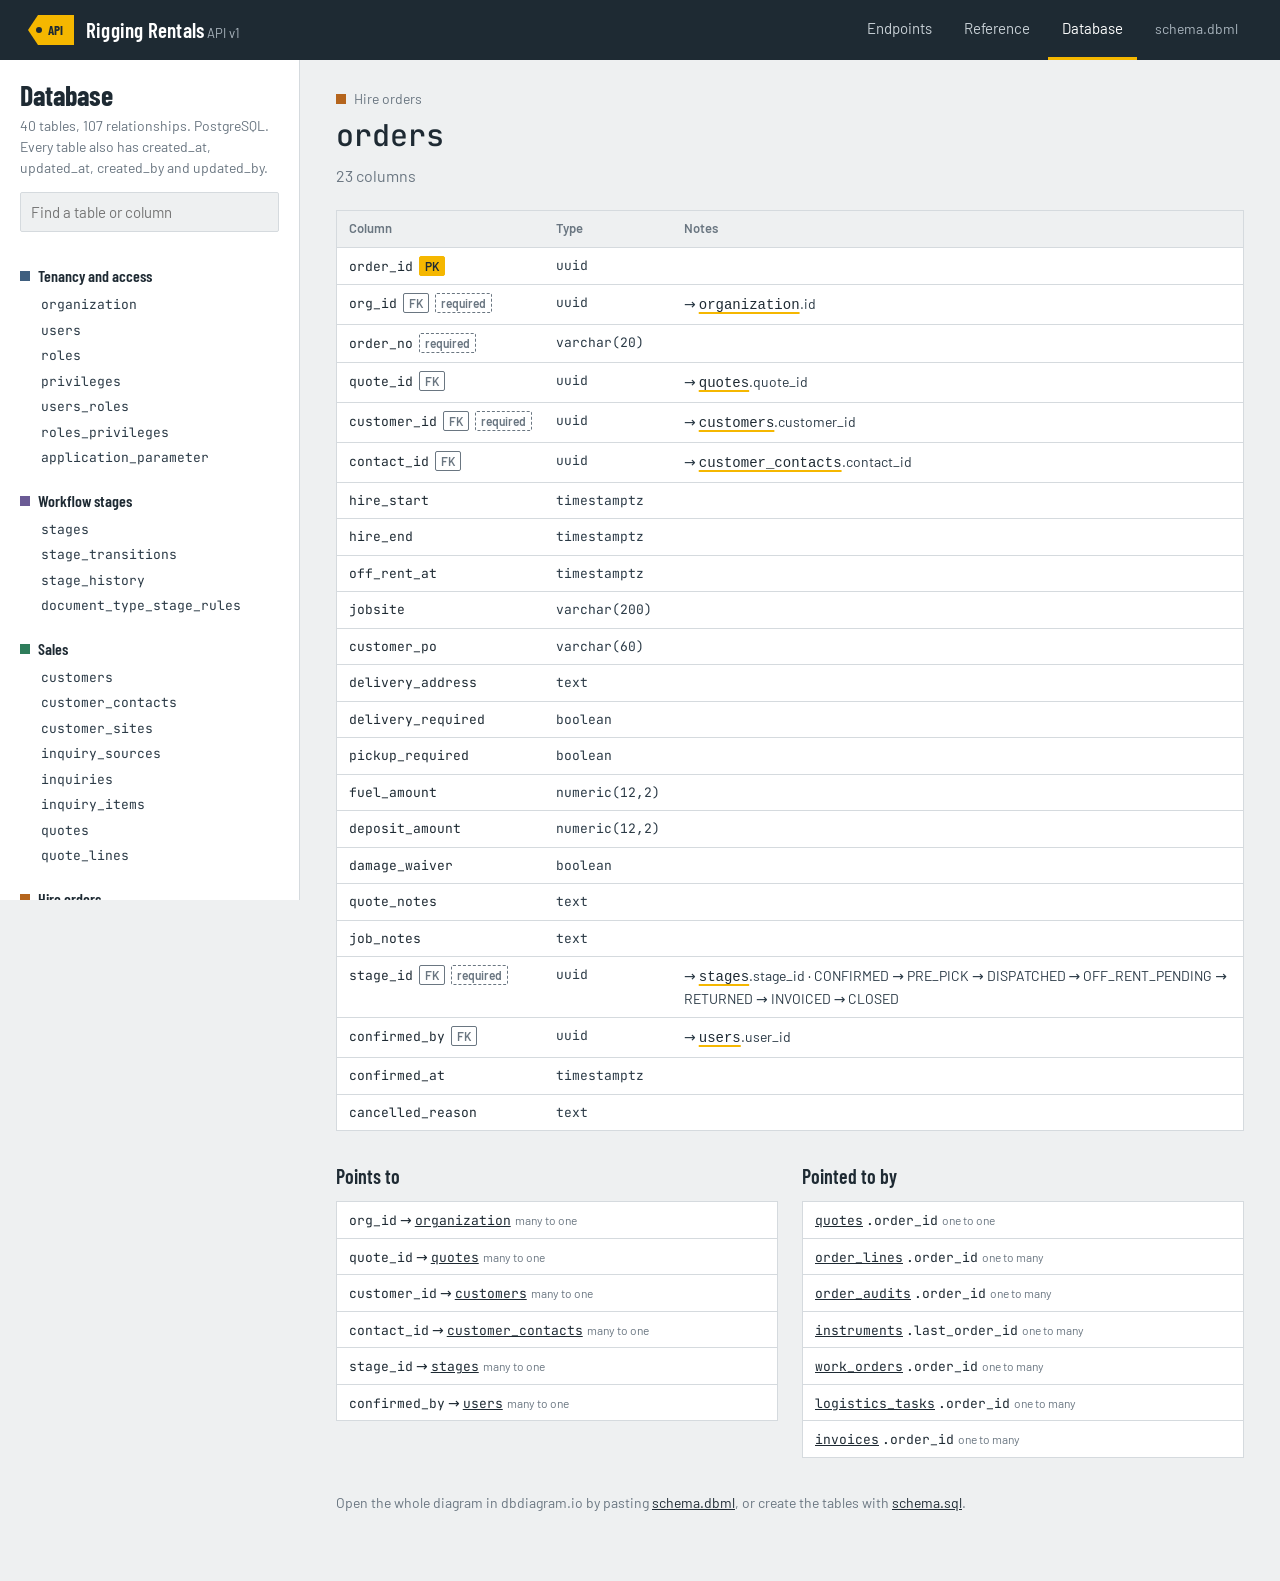
<file: schema.html>
<!DOCTYPE html>
<html lang="en">
<head>
  <meta charset="utf-8" />
  <meta name="viewport" content="width=device-width, initial-scale=1" />
  <title>Database · Rigging Rentals API</title>
  <link rel="preconnect" href="https://fonts.googleapis.com" />
  <link rel="preconnect" href="https://fonts.gstatic.com" crossorigin />
  <link href="https://fonts.googleapis.com/css2?family=Barlow:wght@400;500;600&family=Barlow+Condensed:wght@600;700&family=JetBrains+Mono:wght@400;500&display=swap" rel="stylesheet" />
  <link rel="stylesheet" href="./assets/site.css" />
  <style>
    .db { display: grid; grid-template-columns: 300px minmax(0, 1fr); min-height: calc(100vh - 60px); }
    .rail { border-right: 1px solid var(--line); background: var(--panel); padding: 20px 0 40px; position: sticky; top: 60px; height: calc(100vh - 60px); overflow-y: auto; }
    .rail-head { padding: 0 20px 14px; }
    .rail-head h1 { font-family: var(--font-sign); font-weight: 700; font-size: 28px; line-height: 1.1; margin: 0 0 4px; }
    .rail-head p { margin: 0 0 14px; font-size: 14px; color: var(--chain); }
    .search { width: 100%; padding: 8px 10px; font: inherit; font-size: 15px; border: 1px solid var(--line); border-radius: 2px; background: var(--galv); color: var(--steel); }
    .group { margin-top: 14px; }
    .group-name { display: flex; align-items: center; gap: 8px; padding: 4px 20px; font-family: var(--font-sign); font-weight: 600; font-size: 16px; }
    .swatch { width: 10px; height: 10px; flex: none; }
    .group ul { list-style: none; margin: 0; padding: 0; }
    .group a { display: block; padding: 3px 20px 3px 38px; font-family: var(--font-code); font-size: 13px; text-decoration: none; color: var(--steel-2); border-left: 3px solid transparent; }
    .group a:hover { background: var(--galv); }
    .group a[aria-current="true"] { background: var(--galv); border-left-color: var(--hivis); color: var(--steel); font-weight: 500; }

    .main { padding: 28px 36px 60px; max-width: 1100px; }
    .crumb { font-size: 14px; color: var(--chain); margin: 0 0 4px; display: flex; align-items: center; gap: 8px; }
    .tname { font-family: var(--font-code); font-weight: 500; font-size: 30px; margin: 0 0 6px; word-break: break-all; }
    .tnote { margin: 0 0 22px; color: var(--chain); max-width: 70ch; }
    h2 { font-family: var(--font-sign); font-weight: 600; font-size: 20px; margin: 30px 0 10px; }

    table { width: 100%; border-collapse: collapse; background: var(--panel); border: 1px solid var(--line); font-size: 14px; }
    th, td { text-align: left; padding: 8px 12px; border-bottom: 1px solid var(--line); vertical-align: top; }
    th { font-weight: 600; font-size: 13px; color: var(--chain); background: var(--galv); }
    td.col { font-family: var(--font-code); font-size: 13px; white-space: nowrap; }
    td.type { font-family: var(--font-code); font-size: 13px; color: var(--steel-2); white-space: nowrap; }
    td.note { color: var(--steel-2); }
    .key { display: inline-block; margin-left: 6px; padding: 0 5px; font-family: var(--font); font-size: 12px; font-weight: 600; border: 1px solid currentColor; border-radius: 2px; }
    .key.pk { color: var(--steel); background: var(--hivis); border-color: var(--hivis); }
    .key.fk { color: var(--chain); }
    .key.nn, .key.uq { color: var(--chain); border-style: dashed; }
    td a { color: var(--steel); text-decoration-color: var(--hivis); text-decoration-thickness: 2px; text-underline-offset: 3px; }

    .rels { display: grid; grid-template-columns: 1fr 1fr; gap: 24px; }
    .rels ul { list-style: none; margin: 0; padding: 0; background: var(--panel); border: 1px solid var(--line); }
    .rels li { padding: 7px 12px; border-bottom: 1px solid var(--line); font-size: 14px; }
    .rels li:last-child { border-bottom: 0; }
    .rels code { font-family: var(--font-code); font-size: 13px; }
    .card { font-size: 12px; color: var(--chain); margin-left: 4px; }
    .empty { color: var(--chain); font-size: 14px; padding: 7px 12px; }
    .downloads { margin-top: 34px; font-size: 14px; color: var(--chain); }
    .downloads a { color: var(--steel); }

    @media (max-width: 860px) {
      .db { grid-template-columns: 1fr; }
      .rail { position: static; height: auto; max-height: 45vh; border-right: 0; border-bottom: 1px solid var(--line); }
      .main { padding: 22px 16px 48px; }
      .rels { grid-template-columns: 1fr; }
      .table-scroll { overflow-x: auto; }
    }
  </style>
</head>
<body>
  <header class="rr-bar">
    <a class="rr-brand" href="./">
      <span class="rr-tag" aria-hidden="true">API</span>
      <span>
        <span class="rr-brand-name">Rigging Rentals</span>
        <span class="rr-brand-sub">API v1</span>
      </span>
    </a>
    <nav class="rr-nav" aria-label="Documentation">
      <a href="./">Endpoints</a>
      <a href="./redoc.html">Reference</a>
      <a href="./schema.html" aria-current="page">Database</a>
      <a class="rr-dl" href="./schema.dbml" download>schema.dbml</a>
    </nav>
  </header>

  <div class="db">
    <aside class="rail" aria-label="Tables">
      <div class="rail-head">
        <h1>Database</h1>
        <p id="summary"></p>
        <label for="q" class="visually-hidden" style="position:absolute;left:-9999px">Find a table or column</label>
        <input id="q" class="search" type="search" placeholder="Find a table or column" autocomplete="off" />
      </div>
      <div id="groups"></div>
    </aside>
    <main class="main" id="detail" tabindex="-1"></main>
  </div>

  <script src="./assets/schema-data.js"></script>
  <script>
  (function () {
    const S = window.SCHEMA;
    const LABEL = {
      tenancy_access: "Tenancy and access", workflow: "Workflow stages", sales: "Sales",
      hire_orders: "Hire orders", fleet: "Fleet", workshop: "Workshop and logistics",
      finance: "Finance Desk", documents_support: "Documents and support"
    };
    const byName = Object.fromEntries(S.tables.map(t => [t.name, t]));
    const groupOf = {};
    S.groups.forEach(g => g.tables.forEach(t => groupOf[t] = g));
    const esc = s => String(s).replace(/[&<>"]/g, c => ({ "&": "&amp;", "<": "&lt;", ">": "&gt;", '"': "&quot;" }[c]));

    // normalise refs into child (many side / FK holder) -> parent
    const fks = []; // {child, childCols, parent, parentCols, oneToOne}
    S.refs.forEach(r => {
      if (r.fromRel === "1" && r.toRel === "*") fks.push({ child: r.to, childCols: r.toCols, parent: r.from, parentCols: r.fromCols, one: false });
      else if (r.fromRel === "*" && r.toRel === "1") fks.push({ child: r.from, childCols: r.fromCols, parent: r.to, parentCols: r.toCols, one: false });
      else {
        // one-to-one: the side whose column is not its own primary key holds the FK
        const isPk = (tn, cols) => { const t = byName[tn]; return cols.length === 1 && t.fields.some(f => f.name === cols[0] && f.pk); };
        if (isPk(r.from, r.fromCols)) fks.push({ child: r.to, childCols: r.toCols, parent: r.from, parentCols: r.fromCols, one: true });
        else fks.push({ child: r.from, childCols: r.fromCols, parent: r.to, parentCols: r.toCols, one: true });
      }
    });

    document.getElementById("summary").textContent =
      S.tables.length + " tables, " + S.refs.length + " relationships. PostgreSQL. Every table also has created_at, updated_at, created_by and updated_by.";

    function renderRail(filter) {
      const f = (filter || "").trim().toLowerCase();
      const current = location.hash.replace("#", "");
      document.getElementById("groups").innerHTML = S.groups.map(g => {
        const items = g.tables.filter(n => !f || n.includes(f) || byName[n].fields.some(x => x.name.includes(f)));
        if (!items.length) return "";
        return '<div class="group"><div class="group-name"><span class="swatch" style="background:' + esc(g.color || "#999") + '"></span>' +
          esc(LABEL[g.name] || g.name) + "</div><ul>" +
          items.map(n => '<li><a href="#' + n + '"' + (n === current ? ' aria-current="true"' : "") + ">" + n + "</a></li>").join("") +
          "</ul></div>";
      }).join("") || '<p class="empty">No table or column matches “' + esc(f) + "”.</p>";
    }

    function tableLink(n) { return '<a href="#' + n + '"><code>' + n + "</code></a>"; }

    function renderDetail(name) {
      const t = byName[name] || byName.orders;
      const g = groupOf[t.name];
      const outFks = fks.filter(k => k.child === t.name);
      const inFks = fks.filter(k => k.parent === t.name);
      const fkCol = {};
      outFks.forEach(k => k.childCols.forEach(c => fkCol[c] = k));
      const pkIdx = t.indexes.find(i => i.pk);
      const uniq = t.indexes.filter(i => i.unique && i.cols.length > 1);

      const rows = t.fields.map(f => {
        const k = fkCol[f.name];
        const keys = (f.pk || (pkIdx && pkIdx.cols.includes(f.name)) ? '<span class="key pk">PK</span>' : "") +
          (k ? '<span class="key fk">FK</span>' : "") +
          (f.unique ? '<span class="key uq">unique</span>' : "") +
          (f.notNull && !f.pk ? '<span class="key nn">required</span>' : "");
        const notes = [];
        if (k) notes.push("→ " + tableLink(k.parent) + "." + k.parentCols.join(", "));
        if (f.note) notes.push(esc(f.note));
        if (f.dflt) notes.push("default " + esc(f.dflt));
        return "<tr><td class=\"col\">" + esc(f.name) + keys + '</td><td class="type">' + esc(f.type) + '</td><td class="note">' + notes.join(" · ") + "</td></tr>";
      }).join("");

      const outList = outFks.length ? outFks.map(k => "<li><code>" + k.childCols.join(", ") + "</code> → " + tableLink(k.parent) +
        '<span class="card">' + (k.one ? "one to one" : "many to one") + "</span></li>").join("") : '<li class="empty">This table points to no other table.</li>';
      const inList = inFks.length ? inFks.map(k => "<li>" + tableLink(k.child) + " <code>." + k.childCols.join(", ") + "</code>" +
        '<span class="card">' + (k.one ? "one to one" : "one to many") + "</span></li>").join("") : '<li class="empty">No other table points here.</li>';

      document.getElementById("detail").innerHTML =
        '<p class="crumb"><span class="swatch" style="background:' + esc(g ? g.color : "#999") + '"></span>' + esc(g ? (LABEL[g.name] || g.name) : "") + "</p>" +
        '<h1 class="tname">' + esc(t.name) + "</h1>" +
        (t.note ? '<p class="tnote">' + esc(t.note) + "</p>" : '<p class="tnote">' + t.fields.length + " columns</p>") +
        '<div class="table-scroll"><table><thead><tr><th scope="col">Column</th><th scope="col">Type</th><th scope="col">Notes</th></tr></thead><tbody>' + rows + "</tbody></table></div>" +
        (uniq.length ? "<h2>Unique together</h2><p>" + uniq.map(i => "<code>(" + i.cols.join(", ") + ")</code>").join(", ") + "</p>" : "") +
        '<div class="rels"><section><h2>Points to</h2><ul>' + outList + "</ul></section>" +
        "<section><h2>Pointed to by</h2><ul>" + inList + "</ul></section></div>" +
        '<p class="downloads">Open the whole diagram in dbdiagram.io by pasting <a href="./schema.dbml" download>schema.dbml</a>, or create the tables with <a href="./schema.sql" download>schema.sql</a>.</p>';
      document.title = t.name + " · Database · Rigging Rentals API";
    }

    function route() {
      const name = decodeURIComponent(location.hash.replace("#", "")) || "orders";
      renderRail(document.getElementById("q").value);
      renderDetail(name);
      const cur = document.querySelector('.group a[aria-current="true"]');
      const rail = document.querySelector(".rail");
      if (cur && rail.scrollHeight > rail.clientHeight) {
        const top = cur.offsetTop - rail.clientHeight / 2;
        rail.scrollTop = Math.max(0, top);
      }
    }
    document.getElementById("q").addEventListener("input", e => renderRail(e.target.value));
    window.addEventListener("hashchange", () => { route(); document.getElementById("detail").focus({ preventScroll: true }); window.scrollTo(0, 0); });
    route();
  })();
  </script>
</body>
</html>
</file>
<file: assets/site.css>
/* Rigging Rentals API docs — shared chrome
   Palette: yard steel, galvanised, chain grey, hi-vis (one accent), tag red (status only) */
:root {
  --steel: #1E2A33;
  --steel-2: #2B3A46;
  --galv: #EEF0F1;
  --panel: #FFFFFF;
  --chain: #6A7681;
  --line: #D5DADE;
  --hivis: #F5B700;
  --tag-red: #B3412F;
  --font: "Barlow", system-ui, -apple-system, "Segoe UI", sans-serif;
  --font-sign: "Barlow Condensed", "Barlow", system-ui, sans-serif;
  --font-code: "JetBrains Mono", ui-monospace, SFMono-Regular, Menlo, monospace;
}

* { box-sizing: border-box; }
html, body { margin: 0; }
body { font-family: var(--font); color: var(--steel); background: var(--galv); line-height: 1.5; }
a { color: inherit; }
:focus-visible { outline: 3px solid var(--hivis); outline-offset: 2px; }

/* top bar */
.rr-bar {
  position: sticky; top: 0; z-index: 50;
  display: flex; align-items: center; gap: 28px;
  height: 60px; padding: 0 28px;
  background: var(--steel); color: #fff;
}
.rr-brand { display: flex; align-items: center; gap: 12px; text-decoration: none; }
.rr-brand-name { font-family: var(--font-sign); font-weight: 600; font-size: 21px; letter-spacing: .01em; }
.rr-brand-sub { font-size: 13px; color: #A9B4BD; }

/* the one memorable element: a WLL load tag */
.rr-tag {
  position: relative; display: inline-grid; place-items: center;
  width: 46px; height: 30px; padding-left: 8px;
  background: var(--hivis); color: var(--steel);
  font-family: var(--font-sign); font-weight: 700; font-size: 13px; line-height: 1;
  clip-path: polygon(10px 0, 100% 0, 100% 100%, 10px 100%, 0 50%);
}
.rr-tag::before {
  content: ""; position: absolute; left: 8px; top: 50%; width: 6px; height: 6px;
  margin-top: -3px; border-radius: 50%; background: var(--steel);
}

.rr-nav { display: flex; gap: 4px; margin-left: auto; height: 100%; }
.rr-nav a {
  display: flex; align-items: center; padding: 0 14px; height: 100%;
  font-size: 15px; color: #C8D0D6; text-decoration: none;
  border-bottom: 3px solid transparent;
}
.rr-nav a:hover { color: #fff; }
.rr-nav a[aria-current="page"] { color: #fff; border-bottom-color: var(--hivis); }
.rr-nav .rr-dl { color: #A9B4BD; font-size: 14px; }

@media (max-width: 760px) {
  .rr-bar { gap: 12px; padding: 0 14px; height: auto; min-height: 56px; flex-wrap: wrap; }
  .rr-brand-sub { display: none; }
  .rr-nav { margin-left: 0; width: 100%; overflow-x: auto; height: 44px; }
  .rr-nav a { padding: 0 10px; white-space: nowrap; }
}
@media (prefers-reduced-motion: reduce) { * { transition: none !important; animation: none !important; } }
</file>
